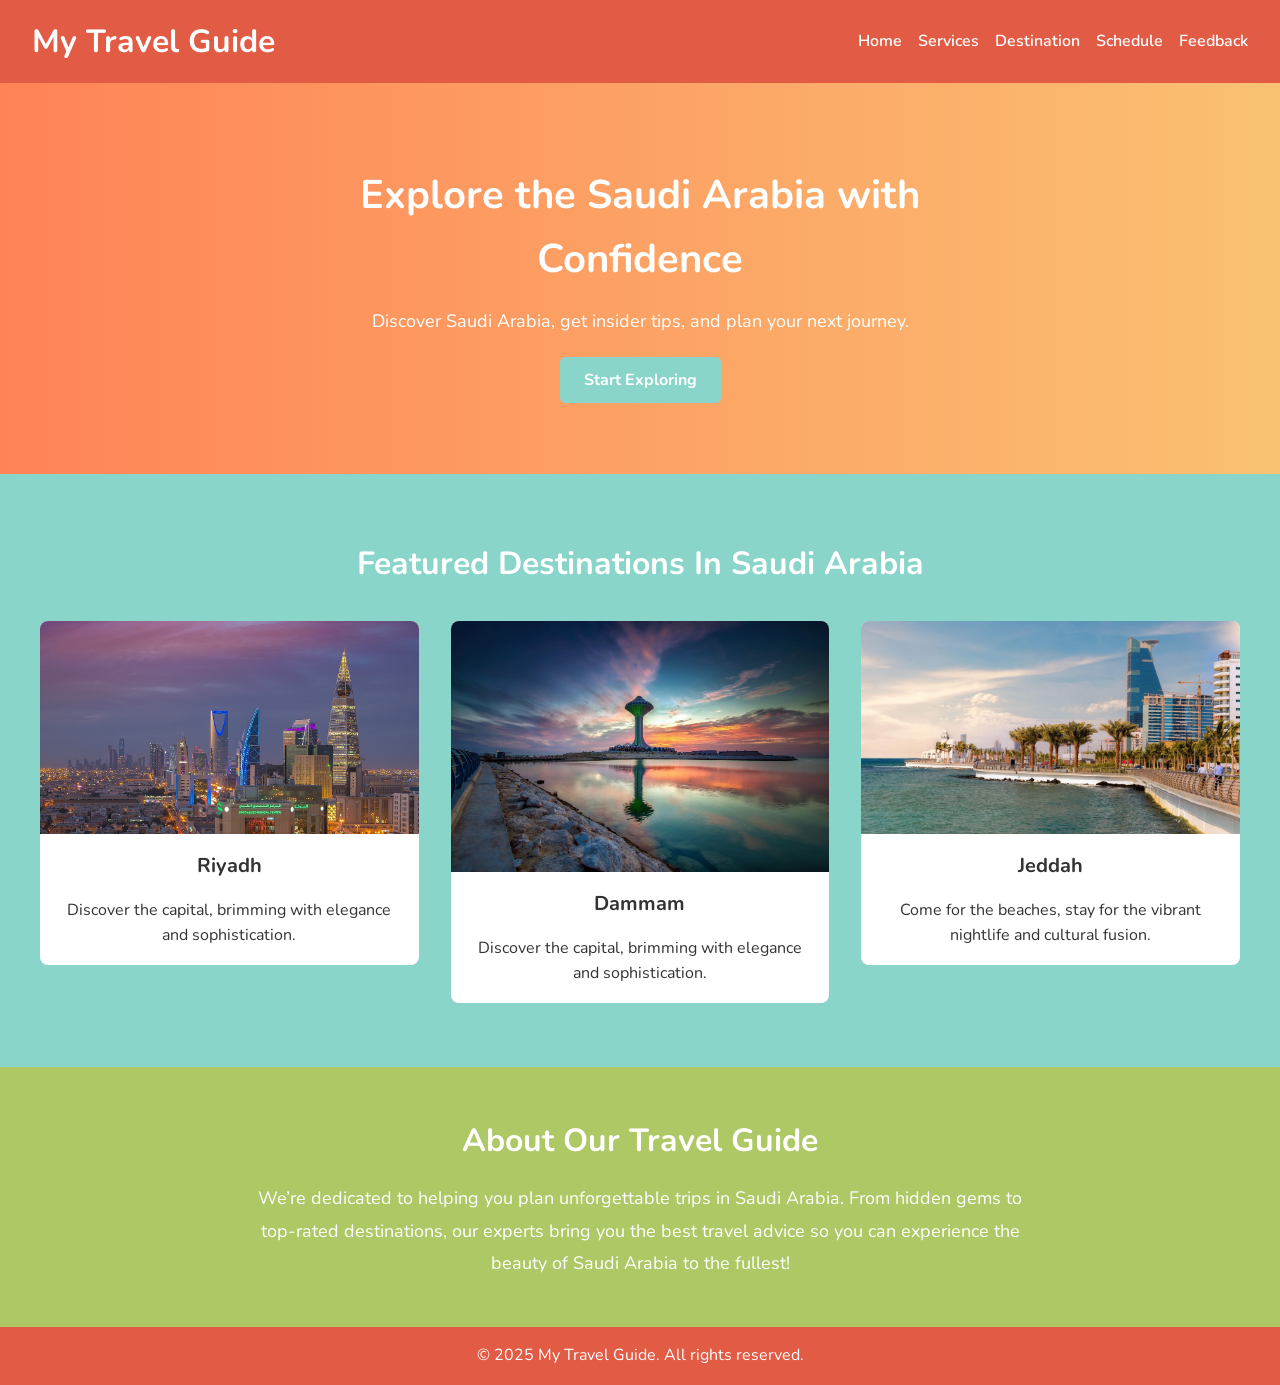
<file: index.html>
<!DOCTYPE html>
<html lang="en">
<head>
  <meta charset="UTF-8" />
  <meta name="description" content="Travel Guide Website" />
  <meta name="viewport" content="width=device-width, initial-scale=1.0" />
  <title>Travel Guide - Homepage</title>
  <!-- CSS style sheet -->
  <link rel="stylesheet" href="style.css" type="text/css"/>
  <link rel="preconnect" href="https://fonts.gstatic.com" />
  <link href="https://fonts.googleapis.com/css2?family=Nunito:wght@400;700&display=swap" rel="stylesheet" />
</head>
<body>
  <!-- Header / Navigation -->
  <header class="main-header">
    <div class="logo">
      <h1>My Travel Guide</h1>
    </div>
    <nav class="navbar">
      <ul>
        <li><a href="index.html">Home</a></li>
        <li><a href="services.html">Services</a></li>
        <li><a href="video.html">Destination</a></li>
        <li><a href="schedule.html">Schedule</a></li>
        <li><a href="feedback.html">Feedback</a></li>
      </ul>
    </nav>
  </header>

  <!-- Hero Section -->
  <section class="hero">
    <div class="hero-content">
      <h2>Explore the Saudi Arabia with Confidence</h2>
      <p>Discover Saudi Arabia, get insider tips, and plan your next journey.</p>
      <a href="services.html" class="btn hero-btn">Start Exploring</a>
    </div>
  </section>
<!-- Featured Destinations Section -->
<section class="destinations">
  <h2>Featured Destinations In Saudi Arabia</h2>
  <div class="destinations-grid">
    
    <a href="video.html" class="destination-link">
      <article class="destination-card">
        <img src="joodImages/Riyadh.jpeg" alt="Riyadh" />
        <h3>Riyadh</h3>
        <p>Discover the capital, brimming with elegance and sophistication.</p>
      </article>
    </a>

    <a href="video.html" class="destination-link">
      <article class="destination-card">
        <img src="joodImages/Dammam.jpg" alt="Dammam" />
        <h3>Dammam</h3>
        <p>Discover the capital, brimming with elegance and sophistication.</p>
      </article>
    </a>

    <a href="video.html" class="destination-link">
      <article class="destination-card">
        <img src="joodImages/Jeddah.jpg" alt="Jeddah" />
        <h3>Jeddah</h3>
        <p>Come for the beaches, stay for the vibrant nightlife and cultural fusion.</p>
      </article>
    </a>

  </div>
</section>


  <!-- About / Info Section -->
  <section class="about">
    <div class="about-content">
      <h2>About Our Travel Guide</h2>
      <p>
        We’re dedicated to helping you plan unforgettable trips in Saudi Arabia. From hidden gems 
        to top-rated destinations, our experts bring you the best travel advice so 
        you can experience the beauty of Saudi Arabia to the fullest!
      </p>
    </div>
  </section>

  <!-- Footer -->
  <footer class="main-footer">
    <p>&copy; 2025 My Travel Guide. All rights reserved.</p>
  </footer>
</body>
</html>
</file>
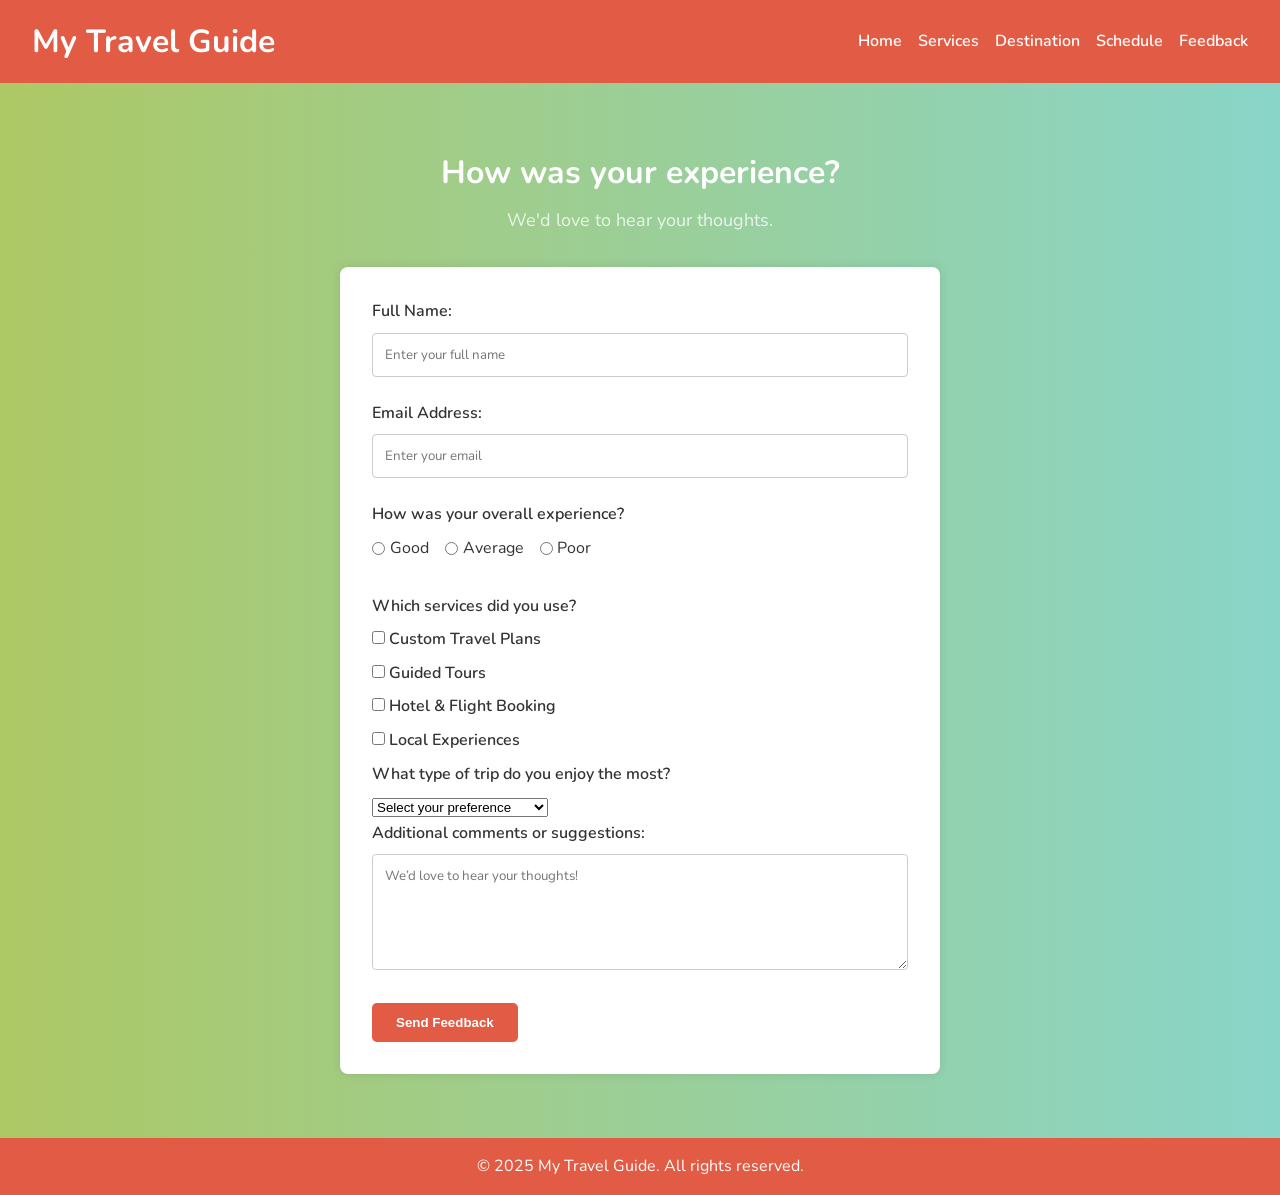
<file: feedback.html>
<!DOCTYPE html>
<html lang="en">

<head>
    <meta charset="UTF-8" />
    <meta name="viewport" content="width=device-width, initial-scale=1.0" />
    <title>Feedback</title>
    <link rel="stylesheet" href="style.css" type="text/css"/>
    <link href="https://fonts.googleapis.com/css2?family=Nunito:wght@400;700&display=swap" rel="stylesheet" />

</head>

<body>

    <header class="main-header">
        <div class="logo">
            <h1>My Travel Guide</h1>
        </div>
        <nav class="navbar">
            <ul>
                <li><a href="index.html">Home</a></li>
                <li><a href="services.html">Services</a></li>
                <li><a href="video.html">Destination</a></li>
                <li><a href="schedule.html">Schedule</a></li>
                <li><a href="feedback.html">Feedback</a></li>
            </ul>
        </nav>
    </header>


    <section class="feedback-section gradient-section">
        <h2>How was your experience?</h2>
        <p>We'd love to hear your thoughts.</p>

        <form class="feedback-form">
            <label for="name">Full Name:</label>
            <input type="text" id="name" name="name" placeholder="Enter your full name" required />

            <label for="email">Email Address:</label>
            <input type="email" id="email" name="email" placeholder="Enter your email" required />

            <label>How was your overall experience?</label>
            <div class="rating-options">
                <label><input type="radio" name="rating" value="Good" required /> Good</label>
                <label><input type="radio" name="rating" value="Average" /> Average</label>
                <label><input type="radio" name="rating" value="Poor" /> Poor</label>
            </div>

            <label>Which services did you use?</label>
            <div class="checkbox-options">
                <label><input type="checkbox" name="services" value="Custom Travel Plans" /> Custom Travel Plans</label>
                <label><input type="checkbox" name="services" value="Guided Tours" /> Guided Tours</label>
                <label><input type="checkbox" name="services" value="Hotel Booking" /> Hotel & Flight Booking</label>
                <label><input type="checkbox" name="services" value="Local Experiences" /> Local Experiences</label>
            </div>

            <label for="preference">What type of trip do you enjoy the most?</label>
            <select id="preference" name="preference" required>
                <option value="" disabled selected>Select your preference</option>
                <option value="Beach">Relaxing on a Beach</option>
                <option value="Adventure">Adventure & Exploration</option>
                <option value="City">City Sightseeing</option>
                <option value="Cultural">Cultural & Historical Tours</option>
                <option value="Nature">Nature & Scenic Trips</option>
            </select>

            <label for="message">Additional comments or suggestions:</label>
            <textarea id="message" name="message" rows="5" placeholder="We’d love to hear your thoughts!"></textarea>

            <button type="submit">Send Feedback</button>
        </form>


    </section>

    <!-- Footer -->
    <footer class="main-footer">
        <p>&copy; 2025 My Travel Guide. All rights reserved.</p>
    </footer>
</file>
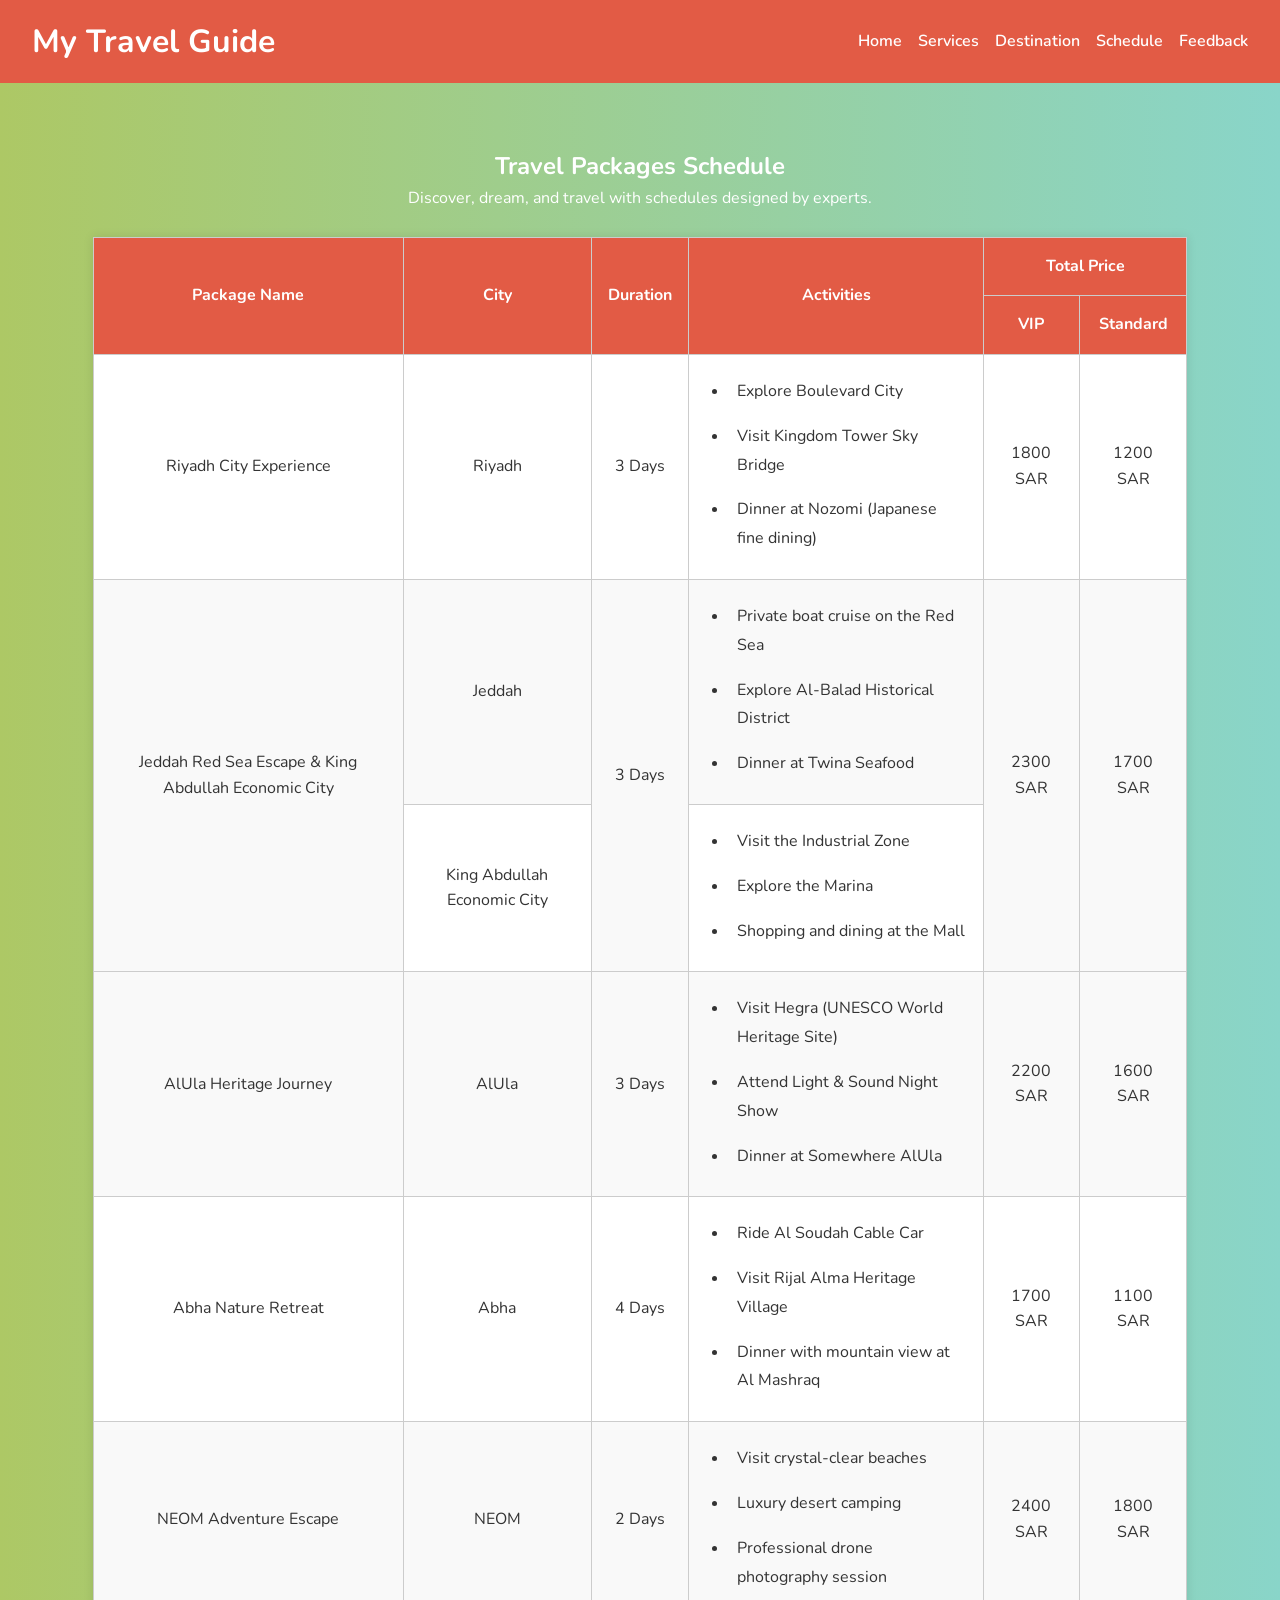
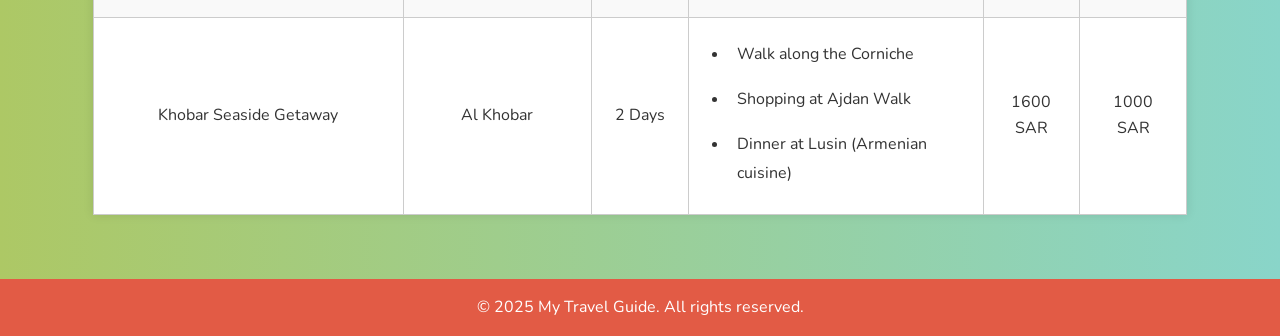
<file: schedule.html>
<!DOCTYPE html>
<html lang="en">

<head>
    <meta charset="UTF-8" />
    <meta name="viewport" content="width=device-width, initial-scale=1.0" />
    <title>Travel Schedule</title>
    <link rel="stylesheet" href="style.css" type="text/css"/>
    <link href="https://fonts.googleapis.com/css2?family=Nunito:wght@400;700&display=swap" rel="stylesheet" />
</head>

<body>

    <header class="main-header">
        <div class="logo">
            <h1>My Travel Guide</h1>
        </div>
        <nav class="navbar">
            <ul>
                <li><a href="index.html">Home</a></li>
                <li><a href="services.html">Services</a></li>
                <li><a href="video.html">Destination</a></li>
                <li><a href="schedule.html">Schedule</a></li>
                <li><a href="feedback.html">Feedback</a></li>
            </ul>
        </nav>
    </header>

    <section class="gradient-section">
        <h2>Travel Packages Schedule</h2>
        <p>Discover, dream, and travel with schedules designed by experts.</p>
        <br>

        <table class="schedule-table">
            <thead>
                <tr>
                    <th rowspan="2">Package Name</th>
                    <th rowspan="2">City</th>
                    <th rowspan="2">Duration</th>
                    <th rowspan="2">Activities</th>
                    <th colspan="2">Total Price</th>
                </tr>
                <tr>
                    <th>VIP</th>
                    <th>Standard</th>
                </tr>
            </thead>
            <tbody>
                <tr>
                    <td>Riyadh City Experience</td>
                    <td>Riyadh</td>
                    <td>3 Days</td>
                    <td>
                        <ul>
                            <li>Explore Boulevard City</li>
                            <li>Visit Kingdom Tower Sky Bridge</li>
                            <li>Dinner at Nozomi (Japanese fine dining)</li>
                        </ul>
                    </td>
                    <td>1800 SAR</td>
                    <td>1200 SAR</td>
                </tr>

                <tr>
                    <td rowspan="2">Jeddah Red Sea Escape & King Abdullah Economic City</td>
                    <td>Jeddah</td>
                    <td rowspan="2">3 Days</td>
                    <td>
                        <ul>
                            <li>Private boat cruise on the Red Sea</li>
                            <li>Explore Al-Balad Historical District</li>
                            <li>Dinner at Twina Seafood</li>
                        </ul>
                    </td>
                    <td rowspan="2">2300 SAR</td>
                    <td rowspan="2">1700 SAR</td>
                </tr>
                <tr>
                    <td>King Abdullah Economic City</td>
                    <td>
                        <ul>
                            <li>Visit the Industrial Zone</li>
                            <li>Explore the Marina</li>
                            <li>Shopping and dining at the Mall</li>
                        </ul>
                    </td>
                </tr>

                <tr>
                    <td>AlUla Heritage Journey</td>
                    <td>AlUla</td>
                    <td>3 Days</td>
                    <td>
                        <ul>
                            <li>Visit Hegra (UNESCO World Heritage Site)</li>
                            <li>Attend Light & Sound Night Show</li>
                            <li>Dinner at Somewhere AlUla</li>
                        </ul>
                    </td>
                    <td>2200 SAR</td>
                    <td>1600 SAR</td>
                </tr>

                <tr>
                    <td>Abha Nature Retreat</td>
                    <td>Abha</td>
                    <td>4 Days</td>
                    <td>
                        <ul>
                            <li>Ride Al Soudah Cable Car</li>
                            <li>Visit Rijal Alma Heritage Village</li>
                            <li>Dinner with mountain view at Al Mashraq</li>
                        </ul>
                    </td>
                    <td>1700 SAR</td>
                    <td>1100 SAR</td>
                </tr>

                <tr>
                    <td>NEOM Adventure Escape</td>
                    <td>NEOM</td>
                    <td>2 Days</td>
                    <td>
                        <ul>
                            <li>Visit crystal-clear beaches</li>
                            <li>Luxury desert camping</li>
                            <li>Professional drone photography session</li>
                        </ul>
                    </td>
                    <td>2400 SAR</td>
                    <td>1800 SAR</td>
                </tr>

                <tr>
                    <td>Khobar Seaside Getaway</td>
                    <td>Al Khobar</td>
                    <td>2 Days</td>
                    <td>
                        <ul>
                            <li>Walk along the Corniche</li>
                            <li>Shopping at Ajdan Walk</li>
                            <li>Dinner at Lusin (Armenian cuisine)</li>
                        </ul>
                    </td>
                    <td>1600 SAR</td>
                    <td>1000 SAR</td>
                </tr>
            </tbody>
        </table>
    </section>

    <footer class="main-footer">
        <p>&copy; 2025 My Travel Guide. All rights reserved.</p>
    </footer>
</body>

</html>
</file>
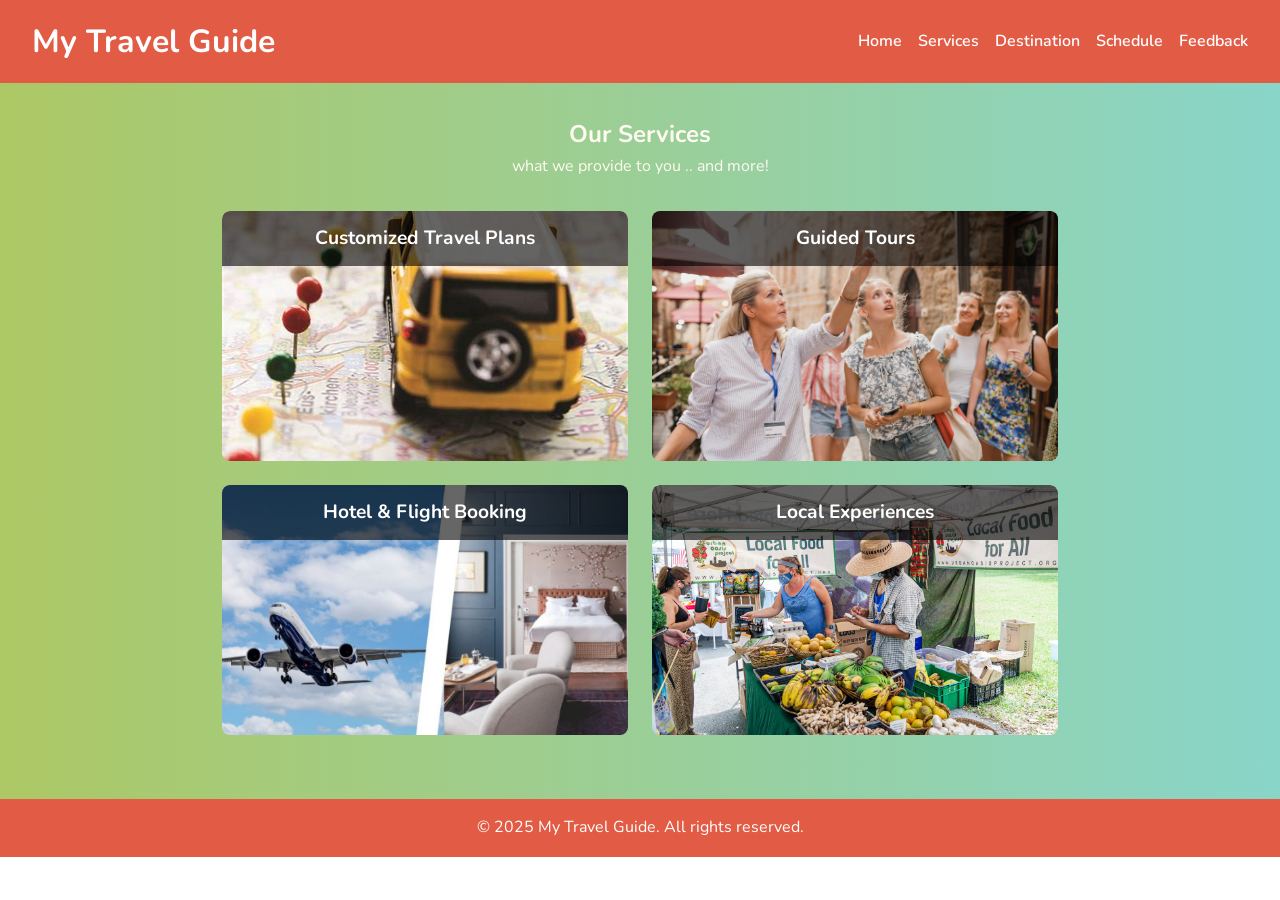
<file: services.html>
<!DOCTYPE html>
<html lang="en">

<head>
    <meta charset="UTF-8" />
    <meta name="viewport" content="width=device-width, initial-scale=1.0" />
    <title>Services - My Travel Guide</title>
    <link rel="stylesheet" href="style.css" type="text/css"/>
    <link rel="preconnect" href="https://fonts.gstatic.com" />
    <link href="https://fonts.googleapis.com/css2?family=Nunito:wght@400;700&display=swap" rel="stylesheet" />
</head>

<body>
    <!-- Header / Navigation -->
    <header class="main-header">
        <div class="logo">
            <h1>My Travel Guide</h1>
        </div>
        <nav class="navbar">
            <ul>
                <li><a href="index.html">Home</a></li>
                <li><a href="services.html">Services</a></li>
                <li><a href="video.html">Destination</a></li>
                <li><a href="schedule.html">Schedule</a></li>
                <li><a href="feedback.html">Feedback</a></li>
            </ul>
        </nav>
    </header>

    <!-- Services Section -->
    <section class="services">
        <h2>Our Services</h2>
        <p>what we provide to you .. and more!</p>


        <div class="services-grid">
            <div class="service-item" style="background-image: url('joodImages/services-travelplans.jpg');">
                <h3 class="service-title">Customized Travel Plans</h3>
                <div class="service-description">
                    <p>We provide tailored itineraries based on your preferences.</p>
                </div>
            </div>

            <div class="service-item" style="background-image: url('joodImages/services-tours.jpg');">
                <h3 class="service-title">Guided Tours</h3>
                <div class="service-description">
                    <p>Explore the best spots with expert guides.</p>
                </div>
            </div>

            <div class="service-item" style="background-image: url('joodImages/services-hotelsbooking.jpg');">
                <h3 class="service-title">Hotel & Flight Booking</h3>
                <div class="service-description">
                    <p>Find the best deals for your trip.</p>
                </div>
            </div>

            <div class="service-item" style="background-image: url('joodImages/services-localexp.jpg');">
                <h3 class="service-title">Local Experiences</h3>
                <div class="service-description">
                    <p>Get access to cultural activities and hidden gems.</p>
                </div>
            </div>
        </div>
    </section>




    <!-- Footer -->
    <footer class="main-footer">
        <p>&copy; 2025 My Travel Guide. All rights reserved.</p>
    </footer>

</body>

</html>
</file>
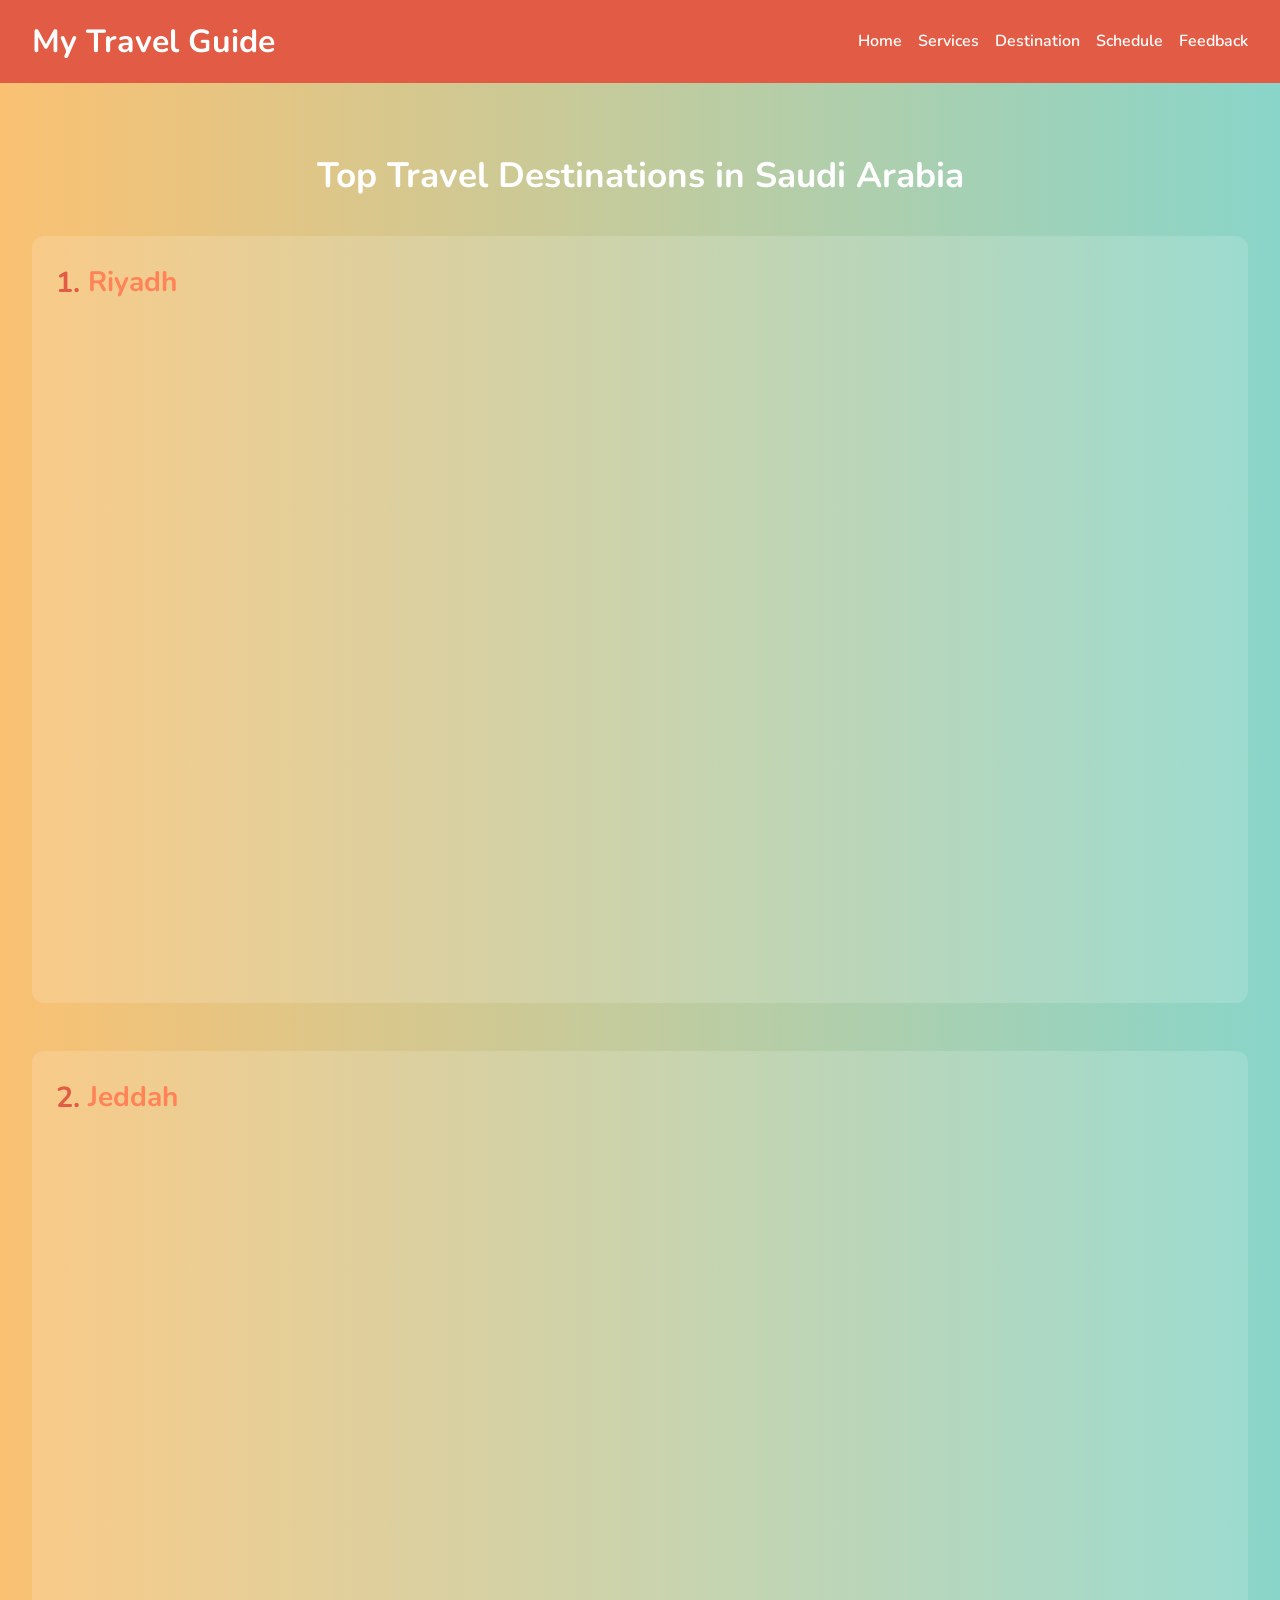
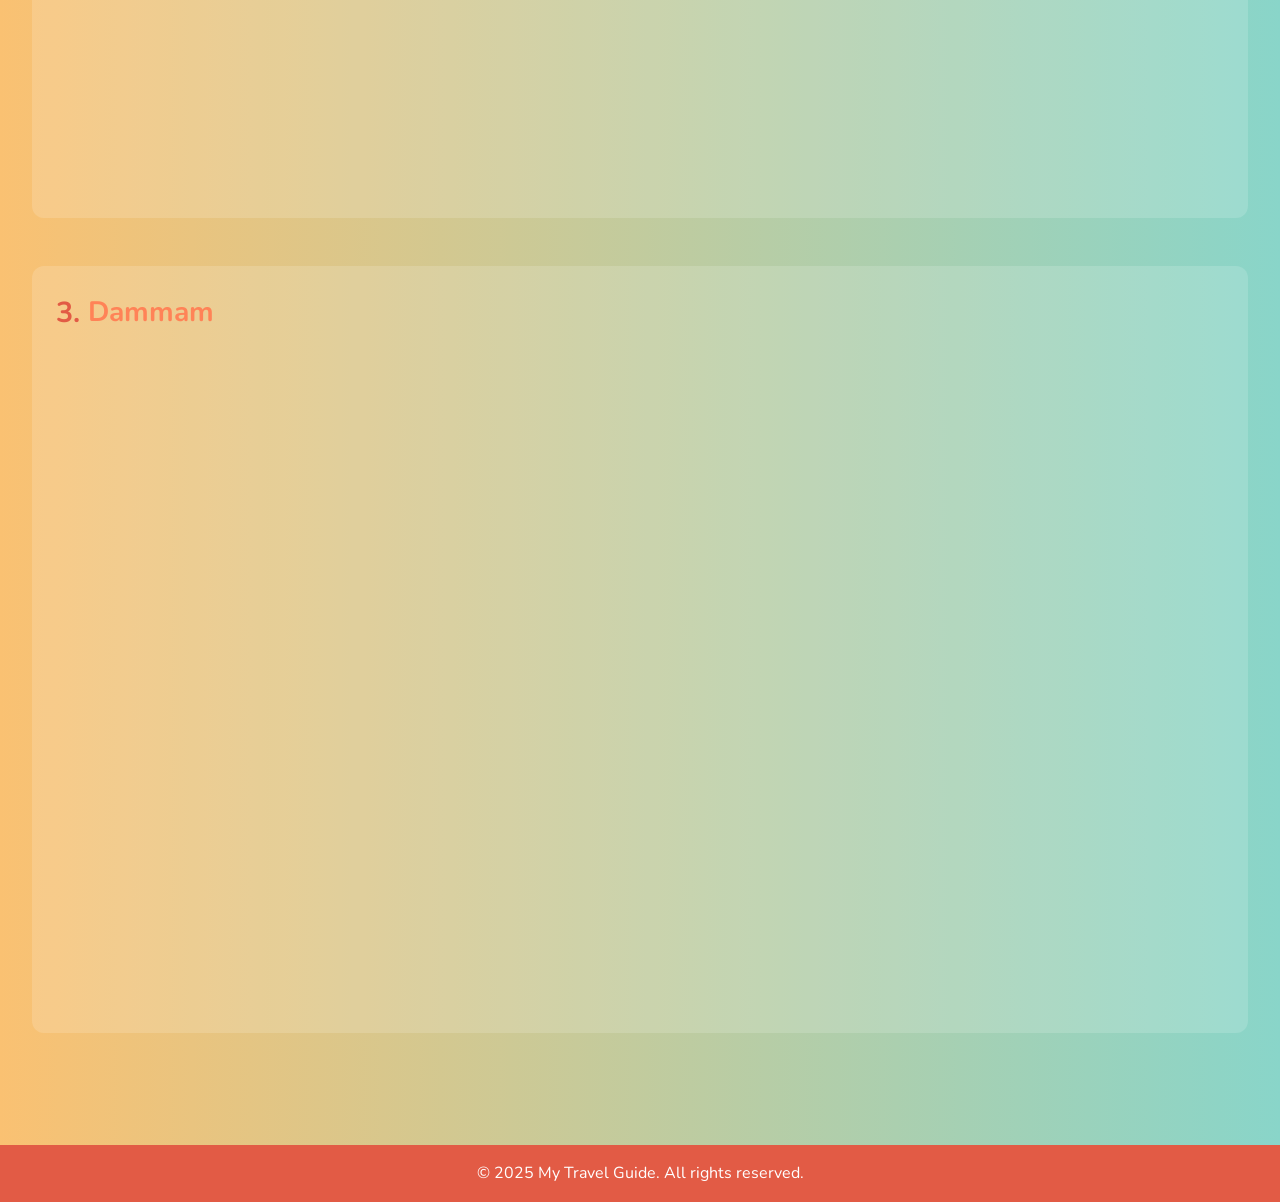
<file: video.html>
<!DOCTYPE html>
<html lang="en">

<head>
  <meta charset="UTF-8" />
  <meta name="viewport" content="width=device-width, initial-scale=1.0" />
  <title>Services - My Travel Guide</title>
  <!-- CSS style sheet -->
  <link rel="stylesheet" href="style.css" type="text/css"/>
  <link rel="preconnect" href="https://fonts.gstatic.com" />
  <link href="https://fonts.googleapis.com/css2?family=Nunito:wght@400;700&display=swap" rel="stylesheet" />

</head>

<body>

  <!-- Header / Navigation -->
  <header class="main-header">
    <div class="logo">
      <h1>My Travel Guide</h1>
    </div>
    <nav class="navbar">
            <ul>
                <li><a href="index.html">Home</a></li>
                <li><a href="services.html">Services</a></li>
                <li><a href="video.html">Destination</a></li>
                <li><a href="schedule.html">Schedule</a></li>
                <li><a href="feedback.html">Feedback</a></li>
            </ul>
    </nav>
  </header>

  <!-- Video Section -->
  <section class="video-section">
    <h2>Top Travel Destinations in Saudi Arabia</h2>

    <ul class="video-list">
      <li>
        <div class="video-title">
          <span class="video-number">1.</span>
          <h3>Riyadh</h3>
        </div>
        <div class="video-wrapper">
          <iframe src="https://www.youtube.com/embed/l9bU24Nu-cc" title="Riyadh Travel Video" frameborder="0"
            allowfullscreen></iframe>
        </div>
      </li>

      <li>
        <div class="video-title">
          <span class="video-number">2.</span>
          <h3>Jeddah</h3>
        </div>
        <div class="video-wrapper">
          <iframe src="https://www.youtube.com/embed/dMwntdgw9qY" title="Jeddah Travel Video" frameborder="0"
            allowfullscreen></iframe>
        </div>
      </li>

      <li>
        <div class="video-title">
          <span class="video-number">3.</span>
          <h3>Dammam</h3>
        </div>
        <div class="video-wrapper">
          <iframe src="https://www.youtube.com/embed/zbU1E_w8X5s" title="Dammam Travel Video" frameborder="0"
            allowfullscreen></iframe>
        </div>
      </li>
    </ul>
  </section>


  <!-- Footer -->
  <footer class="main-footer">
    <p>&copy; 2025 My Travel Guide. All rights reserved.</p>
  </footer>

</body>

</html>
</file>
<file: style.css>
/* ---------------
   COLOR PALETTE
   ---------------
   #E25B45 (reddish orange)
   #FF8357 (bright orange)
   #FAC172 (light orange/gold)
   #89D5C9 (turquoise)
   #ADC865 (green)
*/

:root {
  --color1: #E25B45; /* Reddish orange */
  --color2: #FF8357; /* Bright orange */
  --color3: #FAC172; /* Light orange/gold */
  --color4: #89D5C9; /* Turquoise */
  --color5: #ADC865; /* Green */

  --font-main: 'Nunito', sans-serif;
  --text-color: #333;
  --bg-color: #fff;
}

* {
  margin: 0;
  padding: 0;
  box-sizing: border-box;
}

body {
  font-family: var(--font-main);
  color: var(--text-color);
  background-color: var(--bg-color);
  line-height: 1.6;
}

/* Header / Navigation */
.main-header {
  display: flex;
  align-items: center;
  justify-content: space-between;
  padding: 1rem 2rem;
  background-color: var(--color1);
}

.main-header .logo h1 {
  color: #fff;
}

.navbar ul {
  list-style: none;
  display: flex;
  gap: 1rem;
}

.navbar a {
  text-decoration: none;
  color: #fff;
  font-weight: 600;
  transition: color 0.3s ease;
}

.navbar a:hover {
  color: var(--color3);
}

/* Hero Section */
.hero {
  background: linear-gradient(to right, var(--color2), var(--color3));
  color: #fff;
  text-align: center;
  padding: 5rem 2rem;
}

.hero-content {
  max-width: 700px;
  margin: 0 auto;
}

.hero-content h2 {
  font-size: 2.5rem;
  margin-bottom: 1rem;
}

.hero-content p {
  font-size: 1.125rem;
  margin-bottom: 2rem;
}

.hero-btn {
  background-color: var(--color4);
  color: #fff;
  padding: 0.75rem 1.5rem;
  text-decoration: none;
  font-weight: 700;
  border-radius: 5px;
  transition: background-color 0.3s ease;
}

.hero-btn:hover {
  background-color: var(--color5);
}

/* Destinations Section */
.destinations {
  padding: 4rem 2rem;
  background-color: var(--color4);
  text-align: center;
  color: #fff;
}

.destinations h2 {
  font-size: 2rem;
  margin-bottom: 2rem;
}

.destinations-grid {
  display: grid;
  grid-template-columns: repeat(auto-fit, minmax(250px, 1fr));
  gap: 2rem;
  max-width: 1200px;
  margin: 0 auto;
}

.destination-card {
  background-color: #fff;
  color: var(--text-color);
  border-radius: 8px;
  overflow: hidden;
  transition: transform 0.3s ease;
}

.destination-card:hover {
  transform: translateY(-5px);
}

.destination-card img {
  width: 100%;
  display: block;
}

.destination-card h3 {
  font-size: 1.25rem;
  margin: 1rem 0;
  padding: 0 1rem;
}

.destination-card p {
  font-size: 1rem;
  padding: 0 1rem 1rem 1rem;
}
.destination-link {
  text-decoration: none;
  color: inherit;
  display: block;
}


/* About Section */
.about {
  padding: 3rem 2rem;
  background-color: var(--color5);
  color: #fff;
  text-align: center;
}

.about-content {
  max-width: 800px;
  margin: 0 auto;
}

.about-content h2 {
  font-size: 2rem;
  margin-bottom: 1rem;
}

.about-content p {
  font-size: 1.125rem;
  line-height: 1.8;
}

/* Footer */
.main-footer {
  background-color: var(--color1);
  color: #fff;
  text-align: center;
  padding: 1rem 2rem;
}


/*---------------------  Services Section --------------------- */

.services {
  text-align: center;
  padding: 2rem;
  background: linear-gradient(to right, var(--color5), var(--color4));
  color: floralwhite;


}
.services-grid {
  padding: 2rem;
  display: grid;
  grid-template-columns: repeat(auto-fit, minmax(300px, 1fr));
  gap: 1.5rem;
  max-width: 900px;
  margin: 0 auto;
}

.service-item {
  position: relative;
  height: 250px; 
  background-size: cover;
  background-position: center;
  border-radius: 8px;
  overflow: hidden;
  cursor: pointer;
  transition: transform 0.3s ease-in-out;
}

.service-title {
  text-align: center;
  background: rgba(0, 0, 0, 0.6); 
  color: white;
  padding: 0.75rem;
  font-size: 1.2rem;
  border-top-left-radius: 8px;
  border-top-right-radius: 8px;
}

.service-description {
  position: absolute;
  bottom: 0;
  width: 100%;
  background: rgba(255, 255, 255, 0.9); 
  padding: 1rem;
  text-align: center;
  font-size: 1rem;
  color: black;
  opacity: 0; /* hidden at first*/
  transform: translateY(100%); 
  transition: opacity 0.3s ease-in-out, transform 0.3s ease-in-out;
}

.service-item:hover .service-description {
  opacity: 1;
  transform: translateY(0); 
}


/* --------------------- Video Section ------------------------ */

.video-section {
  padding: 4rem 2rem;
  background: linear-gradient(to right, var(--color3), var(--color4));
  color: white;
  text-align: center;
}

.video-section h2 {
  font-size: 2.2rem;
  margin-bottom: 2rem;
}

.video-list {
  list-style: none;
  margin: 0 auto;
  padding: 0;
  text-align: left;
}

.video-list li {
  margin-bottom: 3rem;
  background: rgba(255, 255, 255, 0.15);
  padding: 1.5rem;
  border-radius: 12px;
  transition: background 0.3s, box-shadow 0.3s;
  display: flex;
  flex-direction: column;
  align-items: center;
}

.video-list li:hover {
  background: rgba(255, 255, 255, 0.25);
  box-shadow: 0px 5px 15px rgba(0, 0, 0, 0.1);
}

.video-title {
  display: flex;
  align-items: center;
  justify-content: flex-start;
  width: 100%;
  font-size: 1.5rem;
  font-weight: bold;
  margin-bottom: 1rem;
  color: var(--color2);
}

/* Styling the Number */
.video-number {
  font-size: 1.8rem;
  font-weight: bold;
  color: var(--color1); /* Light orange/gold */
  margin-right: 0.5rem; /* Space between number and text */
}

.video-wrapper {
  position: relative;
  width: 100%;
  padding-bottom: 56.25%;
  height: 0;
  overflow: hidden;
  border-radius: 8px;
}

.video-wrapper iframe {
  position: absolute;
  width: 100%;
  height: 100%;
  left: 0;
  top: 0;
  border: none;
}



/* Schedule Section */
.schedule-section {
  padding: 4rem 2rem;
  background-color: var(--color4);
  text-align: center;
  color: #fff;
}

.schedule-section h2 {
  font-size: 2rem;
  margin-bottom: 2rem;
}

.schedule-section p {
  font-size: 1.2rem;
  margin-top: -1rem;
  color: #ffffffb0;
}

.schedule-table {
  width: 90%;
  margin: 0 auto;
  border-collapse: collapse;
  background-color: #fff;
  color: var(--text-color);
  box-shadow: 0 0 10px rgba(0,0,0,0.1);
}

.schedule-table th,
.schedule-table td {
  border: 1px solid #ccc;
  padding: 16px;
  vertical-align: middle;
  text-align: center;
}

.schedule-table thead th {
  background-color: var(--color1);
  color: #fff;
}

.schedule-table tbody tr:nth-child(even) {
  background-color: #f9f9f9;
}

/* Align only activities to the left */
.schedule-table td:nth-child(4) {
  text-align: left;
}

/* Activities list */
.schedule-table td ul {
  list-style: disc;
  list-style-position: inside;
  padding-left: 20px;
  margin: 0;
}

.schedule-table td ul li {
  padding: 6px 0;
  font-size: 1rem;
  line-height: 1.6;
}
.schedule-table td ul {
  list-style: disc;
  padding-left: 1.5rem;
  margin: 0;
  text-align: left;
}

.schedule-table td ul li {
  text-align: left;
  font-size: 1rem;
  line-height: 1.8;
  padding-left: 0.5rem;
  margin-bottom: 4px;
}


/* Feedback Section */
.feedback-section {
  padding: 4rem 2rem;
  background-color: var(--color5);
  color: #fff;
  text-align: center;
}

.feedback-section h2 {
  font-size: 2rem;
  margin-bottom: 0.5rem;
}

.feedback-section p {
  font-size: 1.125rem;
  margin-bottom: 2rem;
  color: #ffffffcc;
}

.feedback-form {
  max-width: 600px;
  margin: 0 auto;
  background-color: #fff;
  padding: 2rem;
  border-radius: 8px;
  box-shadow: 0 0 10px rgba(0,0,0,0.1);
  color: var(--text-color);
  text-align: left;
}

.feedback-form label {
  display: block;
  margin-bottom: 0.5rem;
  font-weight: 600;
}

.feedback-form input[type="text"],
.feedback-form input[type="email"],
.feedback-form textarea {
  width: 100%;
  padding: 0.75rem;
  margin-bottom: 1.5rem;
  border: 1px solid #ccc;
  border-radius: 4px;
  font-family: var(--font-main);
}

.feedback-form textarea {
  resize: vertical;
}

.rating-options {
  margin-bottom: 1.5rem;
  display: flex;
  gap: 1rem;
  flex-wrap: wrap;
}

.rating-options label {
  display: flex;
  align-items: center;
  gap: 0.3rem;
  font-weight: normal;
}

.feedback-form button {
  background-color: var(--color1);
  color: #fff;
  border: none;
  padding: 0.75rem 1.5rem;
  font-weight: 700;
  border-radius: 5px;
  cursor: pointer;
  transition: background-color 0.3s ease;
}

.feedback-form button:hover {
  background-color: var(--color3);
}

/* Gradient Background for Full Sections */
.gradient-section {
  padding: 4rem 2rem;
  background: linear-gradient(to right, var(--color5), var(--color4));
  color: #fff;
  text-align: center;
}
</file>
